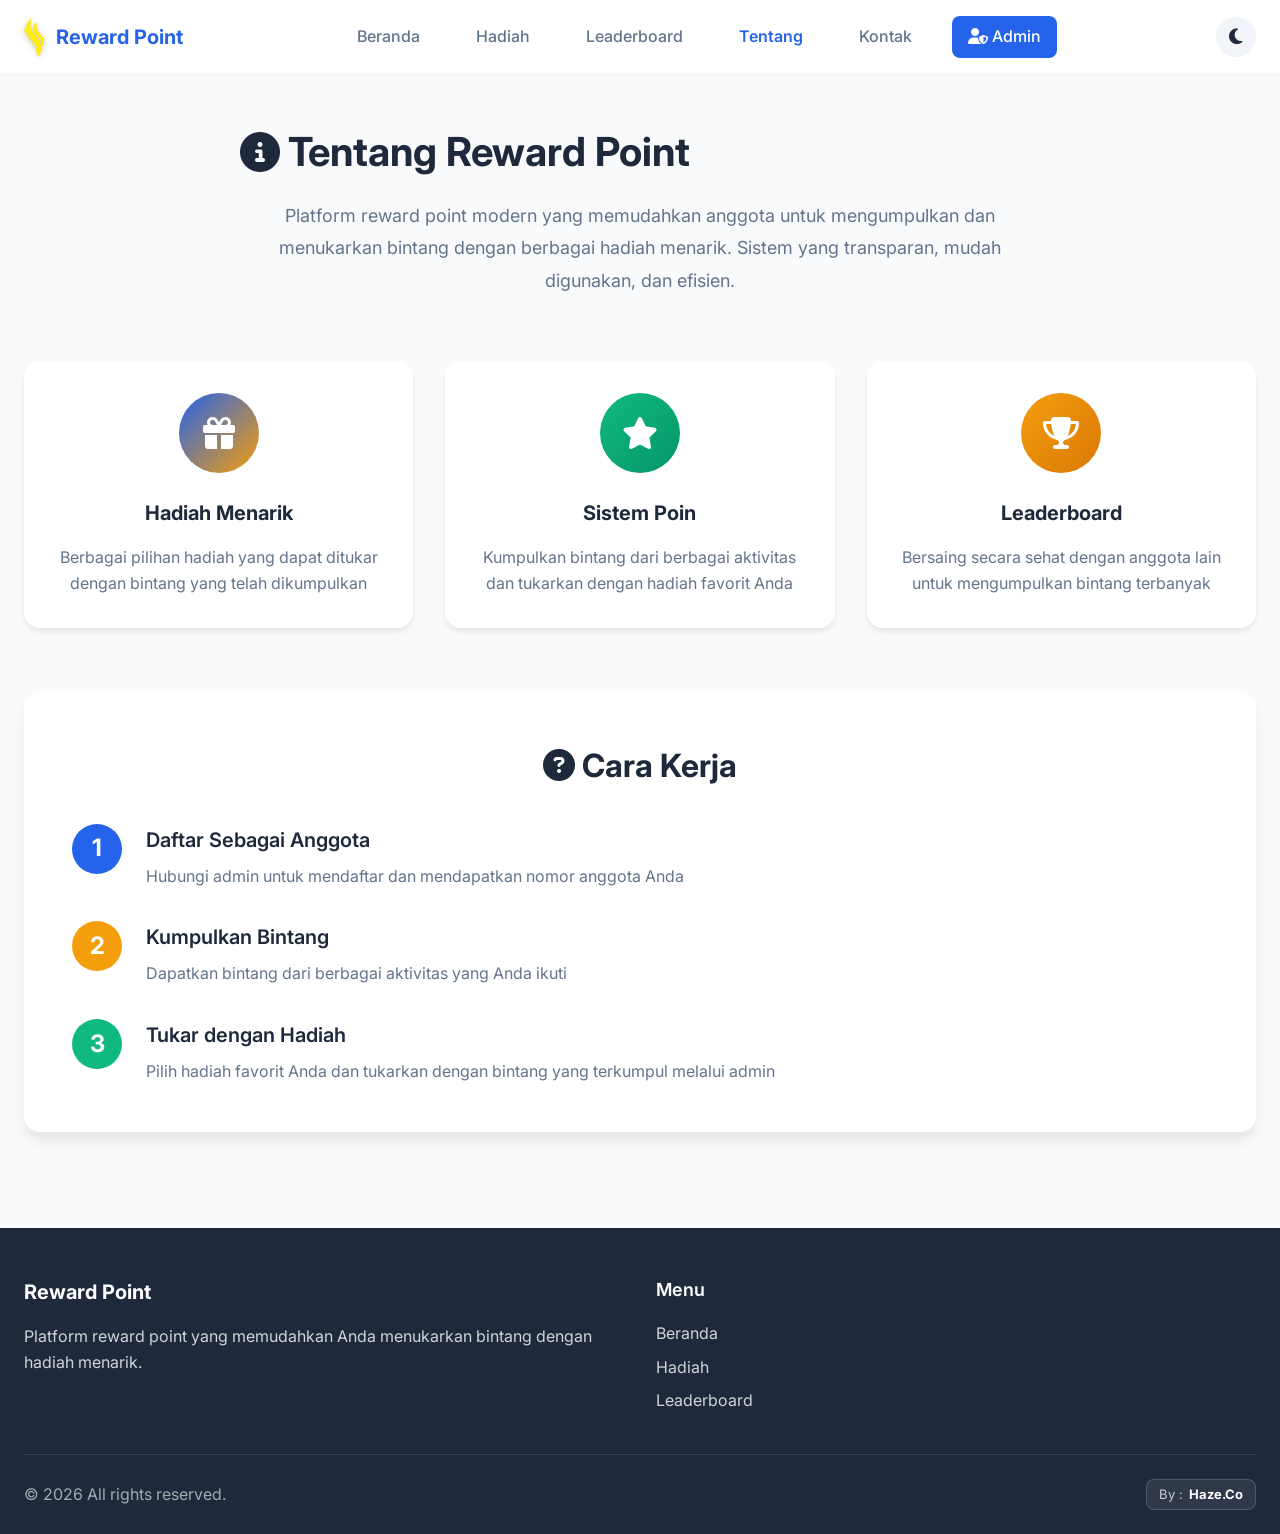
<file: pages/about.html>
<!DOCTYPE html>
<html lang="id">
<head>
    <meta charset="UTF-8">
    <meta name="viewport" content="width=device-width, initial-scale=1.0">
    <title>Tentang Kami - Reward Point</title>
    <link rel="icon" type="image/png" href="../assets/images/favicon.png?v=2">
    <link rel="stylesheet" href="../assets/css/main.css">
    <link rel="stylesheet" href="../assets/css/components.css">
    <link rel="stylesheet" href="../assets/css/responsive.css">
    <link rel="stylesheet" href="https://cdnjs.cloudflare.com/ajax/libs/font-awesome/6.4.0/css/all.min.css">
    <link href="https://fonts.googleapis.com/css2?family=Inter:wght@300;400;500;600;700;800&display=swap" rel="stylesheet">
</head>
<body>
    <nav class="navbar" id="navbar">
        <div class="container">
            <div class="nav-wrapper">
                <a href="../index.html" class="nav-brand">
                    <div class="brand-logo-container">
                        <img src="../assets/images/logo-light.png?v=2" alt="Logo" class="brand-logo logo-light">
                        <img src="../assets/images/logo-dark.png?v=2" alt="Logo" class="brand-logo logo-dark">
                    </div>
                    <span class="nav-title">Reward Point</span>
                </a>
                <div class="nav-menu" id="navMenu">
                    <a href="../index.html" class="nav-link">Beranda</a>
                    <a href="rewards.html" class="nav-link">Hadiah</a>
                    <a href="leaderboard.html" class="nav-link">Leaderboard</a>
                    <a href="about.html" class="nav-link active">Tentang</a>
                    <a href="contact.html" class="nav-link">Kontak</a>
                    <a href="admin/login.html" class="nav-link nav-admin">
                        <i class="fas fa-user-shield"></i> Admin
                    </a>
                </div>
                <div class="nav-actions">
                    <button class="theme-toggle" id="themeToggle"><i class="fas fa-moon"></i></button>
                    <button class="nav-toggle" id="navToggle">
                        <span></span><span></span><span></span>
                    </button>
                </div>
            </div>
        </div>
    </nav>

    <section class="section" style="padding-top: 120px;">
        <div class="container">
            <div style="text-align: center; max-width: 800px; margin: 0 auto 4rem;">
                <h1 class="section-title" style="font-size: 2.5rem; margin-bottom: 1rem;">
                    <i class="fas fa-info-circle"></i> Tentang Reward Point
                </h1>
                <p style="color: var(--color-text-secondary); font-size: 1.125rem; line-height: 1.8;">
                    Platform reward point modern yang memudahkan anggota untuk mengumpulkan dan menukarkan bintang 
                    dengan berbagai hadiah menarik. Sistem yang transparan, mudah digunakan, dan efisien.
                </p>
            </div>

            <div style="display: grid; grid-template-columns: repeat(auto-fit, minmax(300px, 1fr)); gap: 2rem; margin-bottom: 4rem;">
                <div class="card" style="text-align: center; padding: 2rem;">
                    <div style="width: 80px; height: 80px; margin: 0 auto 1.5rem; background: linear-gradient(135deg, var(--color-primary), var(--color-secondary)); 
                               border-radius: 50%; display: flex; align-items: center; justify-content: center; color: white; font-size: 2rem;">
                        <i class="fas fa-gift"></i>
                    </div>
                    <h3 style="font-size: 1.25rem; font-weight: 700; margin-bottom: 1rem;">Hadiah Menarik</h3>
                    <p style="color: var(--color-text-secondary); line-height: 1.6;">
                        Berbagai pilihan hadiah yang dapat ditukar dengan bintang yang telah dikumpulkan
                    </p>
                </div>

                <div class="card" style="text-align: center; padding: 2rem;">
                    <div style="width: 80px; height: 80px; margin: 0 auto 1.5rem; background: linear-gradient(135deg, var(--color-success), #059669); 
                               border-radius: 50%; display: flex; align-items: center; justify-content: center; color: white; font-size: 2rem;">
                        <i class="fas fa-star"></i>
                    </div>
                    <h3 style="font-size: 1.25rem; font-weight: 700; margin-bottom: 1rem;">Sistem Poin</h3>
                    <p style="color: var(--color-text-secondary); line-height: 1.6;">
                        Kumpulkan bintang dari berbagai aktivitas dan tukarkan dengan hadiah favorit Anda
                    </p>
                </div>

                <div class="card" style="text-align: center; padding: 2rem;">
                    <div style="width: 80px; height: 80px; margin: 0 auto 1.5rem; background: linear-gradient(135deg, var(--color-warning), #D97706); 
                               border-radius: 50%; display: flex; align-items: center; justify-content: center; color: white; font-size: 2rem;">
                        <i class="fas fa-trophy"></i>
                    </div>
                    <h3 style="font-size: 1.25rem; font-weight: 700; margin-bottom: 1rem;">Leaderboard</h3>
                    <p style="color: var(--color-text-secondary); line-height: 1.6;">
                        Bersaing secara sehat dengan anggota lain untuk mengumpulkan bintang terbanyak
                    </p>
                </div>
            </div>

            <div style="background: var(--color-card); padding: 3rem; border-radius: 16px; box-shadow: var(--shadow-lg);">
                <h2 style="font-size: 2rem; font-weight: 700; margin-bottom: 2rem; text-align: center;">
                    <i class="fas fa-question-circle"></i> Cara Kerja
                </h2>
                <div style="display: grid; gap: 2rem;">
                    <div style="display: flex; gap: 1.5rem; align-items: start;">
                        <div style="min-width: 50px; height: 50px; background: var(--color-primary); color: white; 
                                   border-radius: 50%; display: flex; align-items: center; justify-content: center; 
                                   font-size: 1.5rem; font-weight: 700;">1</div>
                        <div>
                            <h4 style="font-size: 1.25rem; font-weight: 600; margin-bottom: 0.5rem;">Daftar Sebagai Anggota</h4>
                            <p style="color: var(--color-text-secondary); line-height: 1.6;">
                                Hubungi admin untuk mendaftar dan mendapatkan nomor anggota Anda
                            </p>
                        </div>
                    </div>
                    <div style="display: flex; gap: 1.5rem; align-items: start;">
                        <div style="min-width: 50px; height: 50px; background: var(--color-secondary); color: white; 
                                   border-radius: 50%; display: flex; align-items: center; justify-content: center; 
                                   font-size: 1.5rem; font-weight: 700;">2</div>
                        <div>
                            <h4 style="font-size: 1.25rem; font-weight: 600; margin-bottom: 0.5rem;">Kumpulkan Bintang</h4>
                            <p style="color: var(--color-text-secondary); line-height: 1.6;">
                                Dapatkan bintang dari berbagai aktivitas yang Anda ikuti
                            </p>
                        </div>
                    </div>
                    <div style="display: flex; gap: 1.5rem; align-items: start;">
                        <div style="min-width: 50px; height: 50px; background: var(--color-success); color: white; 
                                   border-radius: 50%; display: flex; align-items: center; justify-content: center; 
                                   font-size: 1.5rem; font-weight: 700;">3</div>
                        <div>
                            <h4 style="font-size: 1.25rem; font-weight: 600; margin-bottom: 0.5rem;">Tukar dengan Hadiah</h4>
                            <p style="color: var(--color-text-secondary); line-height: 1.6;">
                                Pilih hadiah favorit Anda dan tukarkan dengan bintang yang terkumpul melalui admin
                            </p>
                        </div>
                    </div>
                </div>
            </div>
        </div>
    </section>

    <footer class="footer">
        <div class="container">
            <div class="footer-content">
                <div class="footer-section">
                    <h3 class="footer-title">Reward Point</h3>
                    <p class="footer-description">Platform reward point yang memudahkan Anda menukarkan bintang dengan hadiah menarik.</p>
                </div>
                <div class="footer-section">
                    <h4 class="footer-subtitle">Menu</h4>
                    <ul class="footer-links">
                        <li><a href="../index.html">Beranda</a></li>
                        <li><a href="rewards.html">Hadiah</a></li>
                        <li><a href="leaderboard.html">Leaderboard</a></li>
                    </ul>
                </div>
            </div>
            <div class="footer-bottom">
                <p>&copy; 2026 All rights reserved.</p>
                <div class="footer-credit">By : <strong>Haze.Co</strong></div>
            </div>
        </div>
    </footer>

    <button class="back-to-top" id="backToTop"><i class="fas fa-arrow-up"></i></button>

    <script type="module">
        const themeToggle = document.getElementById('themeToggle');
        const navToggle = document.getElementById('navToggle');
        const navMenu = document.getElementById('navMenu');
        const navbar = document.getElementById('navbar');
        const backToTop = document.getElementById('backToTop');

        const theme = localStorage.getItem('theme') || 'light';
        document.documentElement.setAttribute('data-theme', theme);
        themeToggle.querySelector('i').className = theme === 'light' ? 'fas fa-moon' : 'fas fa-sun';

        themeToggle.addEventListener('click', () => {
            const current = document.documentElement.getAttribute('data-theme');
            const newTheme = current === 'light' ? 'dark' : 'light';
            document.documentElement.setAttribute('data-theme', newTheme);
            localStorage.setItem('theme', newTheme);
            themeToggle.querySelector('i').className = newTheme === 'light' ? 'fas fa-moon' : 'fas fa-sun';
        });

        navToggle.addEventListener('click', () => {
            navMenu.classList.toggle('active');
            navToggle.classList.toggle('active');
        });

        window.addEventListener('scroll', () => {
            navbar.classList.toggle('scrolled', window.scrollY > 100);
            backToTop.classList.toggle('show', window.scrollY > 300);
        });

        backToTop.addEventListener('click', () => window.scrollTo({ top: 0, behavior: 'smooth' }));
    </script>
</body>
</html>
</file>
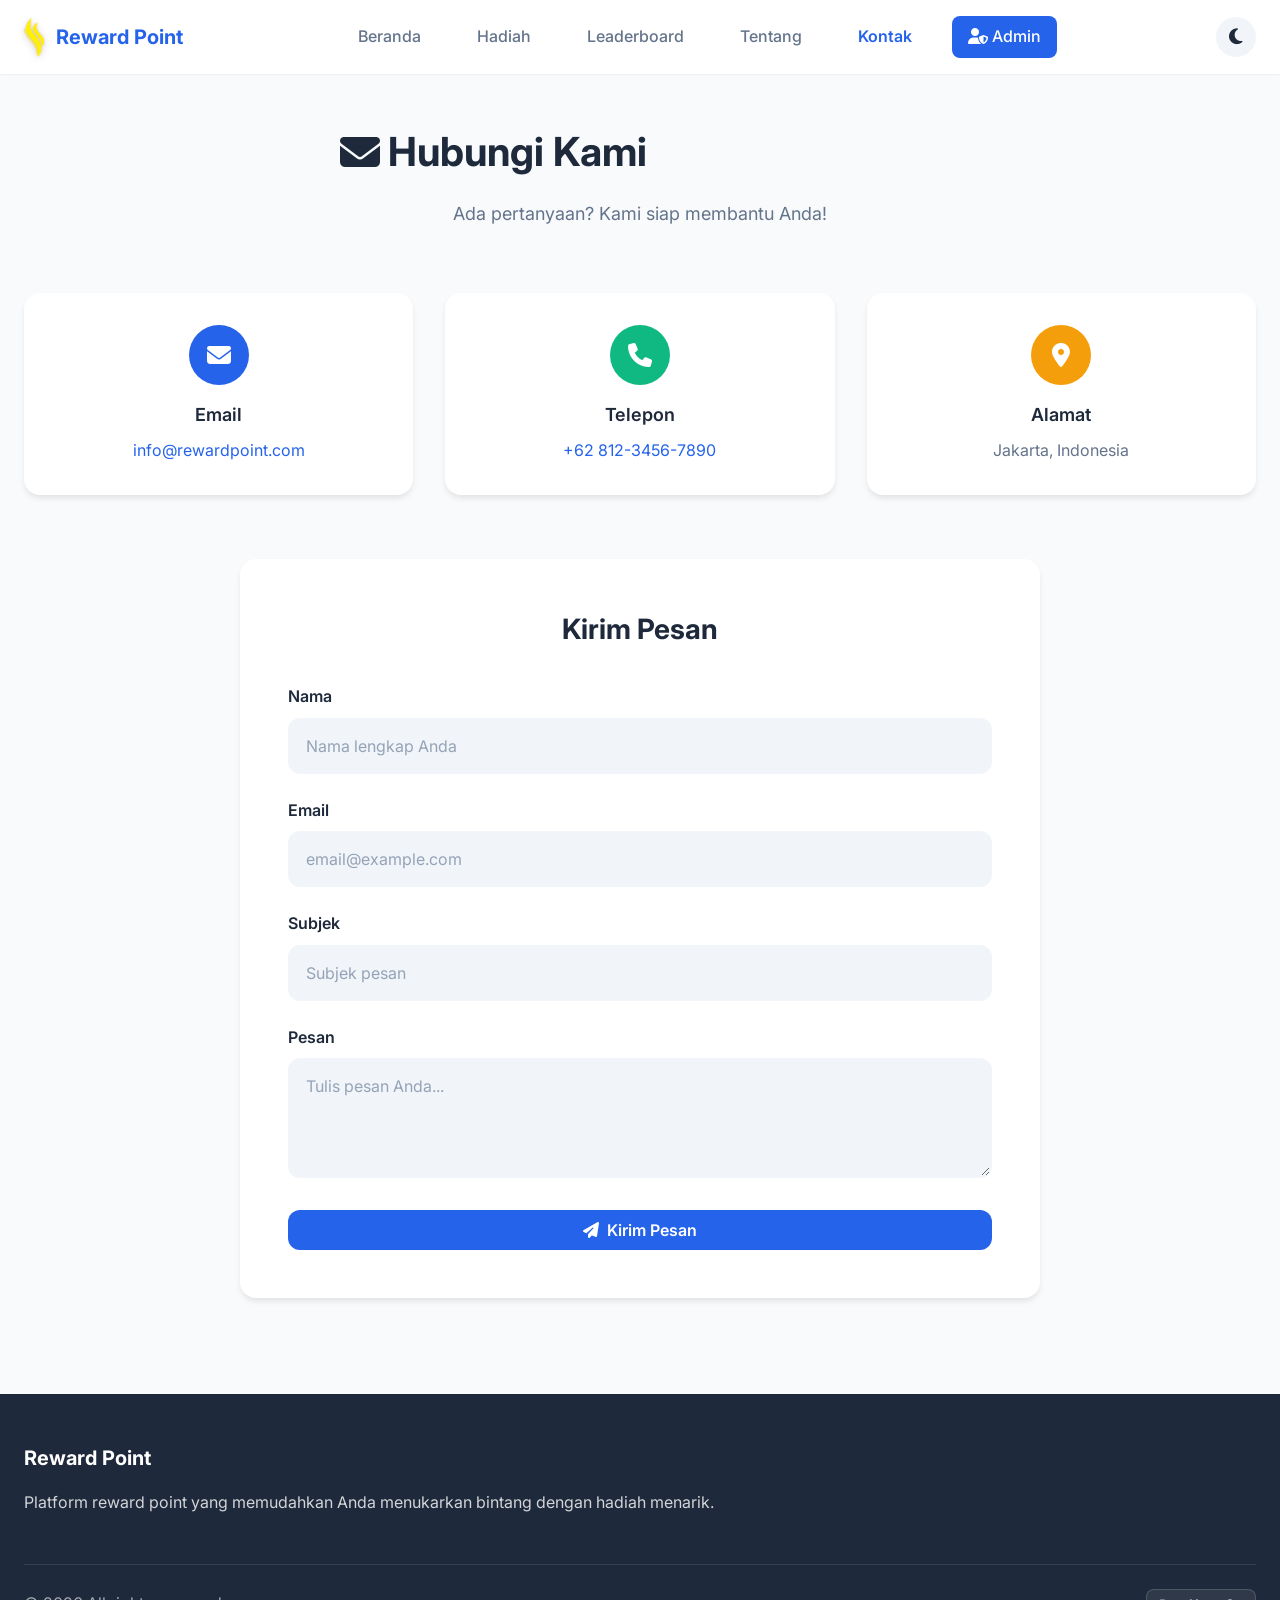
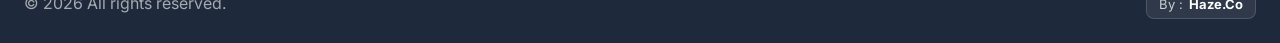
<file: pages/contact.html>
<!DOCTYPE html>
<html lang="id">
<head>
    <meta charset="UTF-8">
    <meta name="viewport" content="width=device-width, initial-scale=1.0">
    <title>Kontak - Reward Point</title>
    <link rel="icon" type="image/png" href="../assets/images/favicon.png?v=2">
    <link rel="stylesheet" href="../assets/css/main.css">
    <link rel="stylesheet" href="../assets/css/components.css">
    <link rel="stylesheet" href="../assets/css/responsive.css">
    <link rel="stylesheet" href="https://cdnjs.cloudflare.com/ajax/libs/font-awesome/6.4.0/css/all.min.css">
    <link href="https://fonts.googleapis.com/css2?family=Inter:wght@300;400;500;600;700;800&display=swap" rel="stylesheet">
</head>
<body>
    <nav class="navbar" id="navbar">
        <div class="container">
            <div class="nav-wrapper">
                <a href="../index.html" class="nav-brand">
                    <div class="brand-logo-container">
                        <img src="../assets/images/logo-light.png?v=2" alt="Logo" class="brand-logo logo-light">
                        <img src="../assets/images/logo-dark.png?v=2" alt="Logo" class="brand-logo logo-dark">
                    </div>
                    <span class="nav-title">Reward Point</span>
                </a>
                <div class="nav-menu" id="navMenu">
                    <a href="../index.html" class="nav-link">Beranda</a>
                    <a href="rewards.html" class="nav-link">Hadiah</a>
                    <a href="leaderboard.html" class="nav-link">Leaderboard</a>
                    <a href="about.html" class="nav-link">Tentang</a>
                    <a href="contact.html" class="nav-link active">Kontak</a>
                    <a href="admin/login.html" class="nav-link nav-admin">
                        <i class="fas fa-user-shield"></i> Admin
                    </a>
                </div>
                <div class="nav-actions">
                    <button class="theme-toggle" id="themeToggle"><i class="fas fa-moon"></i></button>
                    <button class="nav-toggle" id="navToggle">
                        <span></span><span></span><span></span>
                    </button>
                </div>
            </div>
        </div>
    </nav>

    <section class="section" style="padding-top: 120px;">
        <div class="container">
            <div style="text-align: center; max-width: 600px; margin: 0 auto 4rem;">
                <h1 class="section-title" style="font-size: 2.5rem; margin-bottom: 1rem;">
                    <i class="fas fa-envelope"></i> Hubungi Kami
                </h1>
                <p style="color: var(--color-text-secondary); font-size: 1.125rem;">
                    Ada pertanyaan? Kami siap membantu Anda!
                </p>
            </div>

            <div style="display: grid; grid-template-columns: repeat(auto-fit, minmax(280px, 1fr)); gap: 2rem; margin-bottom: 4rem;">
                <div class="card" style="padding: 2rem; text-align: center;">
                    <div style="width: 60px; height: 60px; margin: 0 auto 1rem; background: var(--color-primary); 
                               color: white; border-radius: 50%; display: flex; align-items: center; justify-content: center; font-size: 1.5rem;">
                        <i class="fas fa-envelope"></i>
                    </div>
                    <h3 style="font-size: 1.125rem; font-weight: 600; margin-bottom: 0.5rem;">Email</h3>
                    <a href="mailto:info@rewardpoint.com" style="color: var(--color-primary); text-decoration: none;">
                        info@rewardpoint.com
                    </a>
                </div>

                <div class="card" style="padding: 2rem; text-align: center;">
                    <div style="width: 60px; height: 60px; margin: 0 auto 1rem; background: var(--color-success); 
                               color: white; border-radius: 50%; display: flex; align-items: center; justify-content: center; font-size: 1.5rem;">
                        <i class="fas fa-phone"></i>
                    </div>
                    <h3 style="font-size: 1.125rem; font-weight: 600; margin-bottom: 0.5rem;">Telepon</h3>
                    <a href="tel:+6281234567890" style="color: var(--color-primary); text-decoration: none;">
                        +62 812-3456-7890
                    </a>
                </div>

                <div class="card" style="padding: 2rem; text-align: center;">
                    <div style="width: 60px; height: 60px; margin: 0 auto 1rem; background: var(--color-secondary); 
                               color: white; border-radius: 50%; display: flex; align-items: center; justify-content: center; font-size: 1.5rem;">
                        <i class="fas fa-map-marker-alt"></i>
                    </div>
                    <h3 style="font-size: 1.125rem; font-weight: 600; margin-bottom: 0.5rem;">Alamat</h3>
                    <p style="color: var(--color-text-secondary); margin: 0;">Jakarta, Indonesia</p>
                </div>
            </div>

            <div style="max-width: 800px; margin: 0 auto;">
                <div class="card" style="padding: 3rem;">
                    <h2 style="font-size: 1.75rem; font-weight: 700; margin-bottom: 2rem; text-align: center;">
                        Kirim Pesan
                    </h2>
                    <form id="contactForm">
                        <div class="form-group">
                            <label class="form-label">Nama</label>
                            <input type="text" class="form-control" placeholder="Nama lengkap Anda" required>
                        </div>
                        <div class="form-group">
                            <label class="form-label">Email</label>
                            <input type="email" class="form-control" placeholder="email@example.com" required>
                        </div>
                        <div class="form-group">
                            <label class="form-label">Subjek</label>
                            <input type="text" class="form-control" placeholder="Subjek pesan" required>
                        </div>
                        <div class="form-group">
                            <label class="form-label">Pesan</label>
                            <textarea class="form-control" placeholder="Tulis pesan Anda..." required></textarea>
                        </div>
                        <button type="submit" class="btn btn-primary" style="width: 100%;">
                            <i class="fas fa-paper-plane"></i> Kirim Pesan
                        </button>
                    </form>
                </div>
            </div>
        </div>
    </section>

    <footer class="footer">
        <div class="container">
            <div class="footer-content">
                <div class="footer-section">
                    <h3 class="footer-title">Reward Point</h3>
                    <p class="footer-description">Platform reward point yang memudahkan Anda menukarkan bintang dengan hadiah menarik.</p>
                </div>
            </div>
            <div class="footer-bottom">
                <p>&copy; 2026 All rights reserved.</p>
                <div class="footer-credit">By : <strong>Haze.Co</strong></div>
            </div>
        </div>
    </footer>

    <button class="back-to-top" id="backToTop"><i class="fas fa-arrow-up"></i></button>

    <script type="module">
        import { showToast } from '../js/utils/helpers.js';

        const themeToggle = document.getElementById('themeToggle');
        const navToggle = document.getElementById('navToggle');
        const navMenu = document.getElementById('navMenu');
        const navbar = document.getElementById('navbar');
        const backToTop = document.getElementById('backToTop');
        const contactForm = document.getElementById('contactForm');

        const theme = localStorage.getItem('theme') || 'light';
        document.documentElement.setAttribute('data-theme', theme);
        themeToggle.querySelector('i').className = theme === 'light' ? 'fas fa-moon' : 'fas fa-sun';

        themeToggle.addEventListener('click', () => {
            const current = document.documentElement.getAttribute('data-theme');
            const newTheme = current === 'light' ? 'dark' : 'light';
            document.documentElement.setAttribute('data-theme', newTheme);
            localStorage.setItem('theme', newTheme);
            themeToggle.querySelector('i').className = newTheme === 'light' ? 'fas fa-moon' : 'fas fa-sun';
        });

        navToggle.addEventListener('click', () => {
            navMenu.classList.toggle('active');
            navToggle.classList.toggle('active');
        });

        window.addEventListener('scroll', () => {
            navbar.classList.toggle('scrolled', window.scrollY > 100);
            backToTop.classList.toggle('show', window.scrollY > 300);
        });

        backToTop.addEventListener('click', () => window.scrollTo({ top: 0, behavior: 'smooth' }));

        contactForm.addEventListener('submit', (e) => {
            e.preventDefault();
            showToast('Terima kasih! Pesan Anda telah dikirim.', 'success');
            contactForm.reset();
        });
    </script>
</body>
</html>
</file>
<file: assets/css/main.css>
/* ============================================
   REWARD POINT - MAIN STYLESHEET
   Modern, Clean, and Responsive CSS
   ============================================ */

/* ============================================
   CSS VARIABLES
   ============================================ */
:root {
    /* Colors */
    --color-primary: #2563EB;
    --color-primary-dark: #1E40AF;
    --color-primary-light: #3B82F6;
    --color-secondary: #F59E0B;
    --color-secondary-dark: #D97706;
    --color-success: #10B981;
    --color-danger: #EF4444;
    --color-warning: #F59E0B;
    --color-info: #3B82F6;
    
    /* Background Colors */
    --color-bg: #F8FAFC;
    --color-bg-alt: #F1F5F9;
    --color-card: #FFFFFF;
    --color-card-hover: #F8FAFC;
    
    /* Text Colors */
    --color-text-primary: #1E293B;
    --color-text-secondary: #64748B;
    --color-text-muted: #94A3B8;
    
    /* Border & Shadow */
    --border-radius: 12px;
    --border-radius-sm: 8px;
    --border-radius-lg: 16px;
    --shadow-sm: 0 1px 2px rgba(0, 0, 0, 0.05);
    --shadow-md: 0 4px 6px -1px rgba(0, 0, 0, 0.1);
    --shadow-lg: 0 10px 15px -3px rgba(0, 0, 0, 0.1);
    --shadow-xl: 0 20px 25px -5px rgba(0, 0, 0, 0.1);
    
    /* Spacing */
    --spacing-xs: 0.25rem;
    --spacing-sm: 0.5rem;
    --spacing-md: 1rem;
    --spacing-lg: 1.5rem;
    --spacing-xl: 2rem;
    --spacing-2xl: 3rem;
    
    /* Typography */
    --font-family: 'Inter', -apple-system, BlinkMacSystemFont, 'Segoe UI', sans-serif;
    --font-size-xs: 0.75rem;
    --font-size-sm: 0.875rem;
    --font-size-base: 1rem;
    --font-size-lg: 1.125rem;
    --font-size-xl: 1.25rem;
    --font-size-2xl: 1.5rem;
    --font-size-3xl: 1.875rem;
    --font-size-4xl: 2.25rem;
    
    /* Transitions */
    --transition: all 0.3s cubic-bezier(0.4, 0, 0.2, 1);
    --transition-fast: all 0.15s ease;
}

/* Dark Mode Variables */
[data-theme="dark"] {
    --color-bg: #0F172A;
    --color-bg-alt: #1E293B;
    --color-card: #1E293B;
    --color-card-hover: #334155;
    --color-text-primary: #F1F5F9;
    --color-text-secondary: #CBD5E1;
    --color-text-muted: #94A3B8;
}

/* ============================================
   RESET & BASE STYLES
   ============================================ */
*, *::before, *::after {
    margin: 0;
    padding: 0;
    box-sizing: border-box;
}

html {
    scroll-behavior: smooth;
    -webkit-font-smoothing: antialiased;
    -moz-osx-font-smoothing: grayscale;
}

body {
    font-family: var(--font-family);
    font-size: var(--font-size-base);
    line-height: 1.6;
    color: var(--color-text-primary);
    background-color: var(--color-bg);
    transition: var(--transition);
    overflow-x: hidden;
}

img {
    max-width: 100%;
    height: auto;
    display: block;
}

a {
    text-decoration: none;
    color: inherit;
    transition: var(--transition-fast);
}

button {
    font-family: inherit;
    border: none;
    cursor: pointer;
    transition: var(--transition-fast);
}

input, textarea, select {
    font-family: inherit;
    font-size: inherit;
    border: none;
    outline: none;
}

/* ============================================
   CONTAINER & LAYOUT
   ============================================ */
.container {
    width: 100%;
    max-width: 1400px; /* Lebih lebar untuk muat 5 kartu kecil */
    margin: 0 auto;
    padding: 0 var(--spacing-lg);
}

.section {
    padding: var(--spacing-2xl) 0;
}

.section-alt {
    background-color: var(--color-bg-alt);
}

.section-header {
    display: flex;
    justify-content: space-between;
    align-items: center;
    margin-bottom: var(--spacing-xl);
    flex-wrap: wrap;
    gap: var(--spacing-md);
}

.section-title {
    font-size: var(--font-size-3xl);
    font-weight: 700;
    color: var(--color-text-primary);
    display: flex;
    align-items: center;
    gap: var(--spacing-sm);
}

.text-center {
    text-align: center;
}

/* ============================================
   GRADIENT TEXT
   ============================================ */
.gradient-text {
    background: linear-gradient(135deg, var(--color-primary) 0%, var(--color-secondary) 100%);
    -webkit-background-clip: text;
    -webkit-text-fill-color: transparent;
    background-clip: text;
}

/* ============================================
   BUTTONS
   ============================================ */
.btn {
    display: inline-flex;
    align-items: center;
    justify-content: center;
    gap: var(--spacing-sm);
    padding: var(--spacing-sm) var(--spacing-lg);
    border-radius: var(--border-radius);
    font-weight: 600;
    font-size: var(--font-size-base);
    transition: var(--transition-fast);
    cursor: pointer;
    border: 2px solid transparent;
    text-align: center;
}

.btn-primary {
    background: var(--color-primary);
    color: white;
}

.btn-primary:hover {
    background: var(--color-primary-dark);
    transform: translateY(-2px);
    box-shadow: var(--shadow-lg);
}

.btn-secondary {
    background: var(--color-secondary);
    color: white;
}

.btn-secondary:hover {
    background: var(--color-secondary-dark);
}

.btn-outline {
    background: transparent;
    border-color: var(--color-primary);
    color: var(--color-primary);
}

.btn-outline:hover {
    background: var(--color-primary);
    color: white;
}

.btn-lg {
    padding: var(--spacing-md) var(--spacing-xl);
    font-size: var(--font-size-lg);
}

.btn-sm {
    padding: var(--spacing-xs) var(--spacing-md);
    font-size: var(--font-size-sm);
}

/* ============================================
   NAVBAR
   ============================================ */
.navbar {
    position: fixed;
    top: 0;
    left: 0;
    right: 0;
    z-index: 1000;
    background: rgba(255, 255, 255, 0.95);
    backdrop-filter: blur(10px);
    box-shadow: var(--shadow-sm);
    transition: var(--transition);
}

[data-theme="dark"] .navbar {
    background: rgba(15, 23, 42, 0.95);
}

.navbar.scrolled {
    box-shadow: var(--shadow-md);
}

.nav-wrapper {
    display: flex;
    align-items: center;
    justify-content: space-between;
    padding: var(--spacing-md) 0;
}

.nav-brand {
    display: flex;
    align-items: center;
    gap: 12px;
}

.nav-logo {
    height: 40px;
    width: auto;
    object-fit: contain;
    transition: transform 0.25s ease, filter 0.25s ease;
}

[data-theme="dark"] .nav-logo {
    filter: drop-shadow(0 0 6px rgba(255, 255, 255, 0.35)) drop-shadow(0 0 14px rgba(239, 68, 68, 0.4));
}

.nav-title {
    font-size: var(--font-size-xl);
    font-weight: 700;
    color: var(--color-primary);
}

.nav-menu {
    display: flex;
    align-items: center;
    gap: var(--spacing-lg);
}

.nav-link {
    color: var(--color-text-secondary);
    font-weight: 500;
    padding: var(--spacing-sm) var(--spacing-md);
    border-radius: var(--border-radius-sm);
    transition: var(--transition-fast);
}

.nav-link:hover {
    color: var(--color-primary);
    background: var(--color-bg-alt);
}

.nav-link.active {
    color: var(--color-primary);
    font-weight: 600;
}

.nav-admin {
    background: var(--color-primary);
    color: white !important;
}

.nav-admin:hover {
    background: var(--color-primary-dark);
}

.nav-actions {
    display: flex;
    align-items: center;
    gap: var(--spacing-md);
}

.theme-toggle {
    width: 40px;
    height: 40px;
    border-radius: 50%;
    background: var(--color-bg-alt);
    color: var(--color-text-primary);
    display: flex;
    align-items: center;
    justify-content: center;
    font-size: var(--font-size-lg);
}

.theme-toggle:hover {
    background: var(--color-primary);
    color: white;
}

.nav-toggle {
    display: none;
    flex-direction: column;
    gap: 4px;
    background: transparent;
    padding: var(--spacing-sm);
}

.nav-toggle span {
    width: 25px;
    height: 3px;
    background: var(--color-text-primary);
    border-radius: 3px;
    transition: var(--transition-fast);
}

/* ============================================
   HERO SECTION
   ============================================ */
.hero {
    position: relative;
    min-height: 100vh;
    display: flex;
    align-items: center;
    justify-content: center;
    padding-top: 80px;
    overflow: hidden;
}

.hero-background {
    position: absolute;
    top: 0;
    left: 0;
    right: 0;
    bottom: 0;
    background: linear-gradient(135deg, var(--color-primary) 0%, var(--color-secondary) 100%);
    opacity: 0.1;
    z-index: -1;
}

[data-theme="dark"] .hero-background {
    opacity: 0.2;
}

.hero-content {
    text-align: center;
    max-width: 800px;
    margin: 0 auto;
    padding: var(--spacing-2xl) 0;
}

.hero-title {
    font-size: var(--font-size-4xl);
    font-weight: 800;
    line-height: 1.2;
    margin-bottom: var(--spacing-lg);
    color: var(--color-text-primary);
}

.hero-description {
    font-size: var(--font-size-xl);
    color: var(--color-text-secondary);
    margin-bottom: var(--spacing-xl);
}

.hero-buttons {
    display: flex;
    gap: var(--spacing-md);
    justify-content: center;
    flex-wrap: wrap;
}

/* ============================================
   STATS SECTION
   ============================================ */
.stats-section {
    padding: var(--spacing-2xl) 0;
    position: relative;
    z-index: 10;
}

.stats-grid {
    display: grid;
    grid-template-columns: repeat(auto-fit, minmax(220px, 1fr));
    gap: var(--spacing-lg);
}

.stat-card {
    background: var(--color-card);
    border-radius: var(--border-radius-lg);
    padding: var(--spacing-xl);
    display: flex;
    align-items: center;
    gap: var(--spacing-lg);
    box-shadow: var(--shadow-lg);
    transition: var(--transition);
}

.stat-card:hover {
    transform: translateY(-5px);
    box-shadow: var(--shadow-xl);
}

.stat-icon {
    width: 60px;
    height: 60px;
    border-radius: var(--border-radius);
    display: flex;
    align-items: center;
    justify-content: center;
    font-size: var(--font-size-2xl);
    color: white;
}

.stat-icon.primary { background: var(--color-primary); }
.stat-icon.secondary { background: var(--color-secondary); }
.stat-icon.success { background: var(--color-success); }
.stat-icon.warning { background: var(--color-warning); }

.stat-info {
    flex: 1;
}

.stat-number {
    font-size: var(--font-size-3xl);
    font-weight: 700;
    color: var(--color-text-primary);
    margin-bottom: var(--spacing-xs);
}

.stat-label {
    font-size: var(--font-size-sm);
    color: var(--color-text-secondary);
}

/* ============================================
   CARDS
   ============================================ */
.leaderboard-grid {
    display: grid;
    grid-template-columns: repeat(auto-fill, minmax(280px, 1fr));
    gap: var(--spacing-lg);
}

/* Grid rewards khusus untuk homepage - 5 kolom kecil-kecil */
.rewards-grid {
    display: grid !important;
    grid-template-columns: repeat(auto-fill, minmax(210px, 240px)) !important; /* Card max 240px, tidak lebar */
    gap: 8px !important; /* Jarak RAPAT - horizontal dan vertical */
    column-gap: 8px !important;
    row-gap: 8px !important;
    max-width: 100%;
    justify-content: start; /* Align ke kiri */
}

/* Responsive untuk tablet - 4 kolom */
@media (max-width: 1200px) {
    .rewards-grid {
        grid-template-columns: repeat(auto-fill, minmax(200px, 1fr)) !important;
        gap: 8px !important;
        column-gap: 8px !important;
        row-gap: 8px !important;
    }
}

/* Responsive untuk tablet kecil - 3 kolom */
@media (max-width: 900px) {
    .rewards-grid {
        grid-template-columns: repeat(3, 1fr) !important;
        gap: 8px !important;
        column-gap: 8px !important;
        row-gap: 8px !important;
    }
}

/* Responsive untuk mobile - 2 kolom */
@media (max-width: 640px) {
    .rewards-grid {
        grid-template-columns: repeat(2, 1fr) !important;
        gap: 6px !important;
        column-gap: 6px !important;
        row-gap: 6px !important;
    }
}

.card {
    background: var(--color-card);
    border-radius: var(--border-radius-lg);
    padding: var(--spacing-lg);
    box-shadow: var(--shadow-md);
    transition: var(--transition);
}

.card:hover {
    transform: translateY(-5px);
    box-shadow: var(--shadow-xl);
}

/* ============================================
   FOOTER
   ============================================ */
.footer {
    background: var(--color-text-primary);
    color: white;
    padding: var(--spacing-2xl) 0 var(--spacing-lg);
    margin-top: var(--spacing-2xl);
}

[data-theme="dark"] .footer {
    background: var(--color-bg-alt);
}

.footer-content {
    display: grid;
    grid-template-columns: repeat(auto-fit, minmax(250px, 1fr));
    gap: var(--spacing-xl);
    margin-bottom: var(--spacing-xl);
}

.footer-title {
    font-size: var(--font-size-xl);
    font-weight: 700;
    margin-bottom: var(--spacing-md);
}

.footer-subtitle {
    font-size: var(--font-size-lg);
    font-weight: 600;
    margin-bottom: var(--spacing-md);
}

.footer-description {
    color: rgba(255, 255, 255, 0.8);
    margin-bottom: var(--spacing-md);
}

.footer-links {
    list-style: none;
}

.footer-links li {
    margin-bottom: var(--spacing-sm);
}

.footer-links a,
.footer-links li {
    color: rgba(255, 255, 255, 0.8);
    transition: var(--transition-fast);
}

.footer-links a:hover {
    color: white;
}

.social-links {
    display: flex;
    gap: var(--spacing-md);
}

.social-link {
    width: 40px;
    height: 40px;
    border-radius: 50%;
    background: rgba(255, 255, 255, 0.1);
    display: flex;
    align-items: center;
    justify-content: center;
    color: white;
}

.social-link:hover {
    background: var(--color-primary);
}

.footer-bottom {
    display: flex;
    justify-content: space-between;
    align-items: center;
    flex-wrap: wrap;
    gap: 12px;
    padding-top: var(--spacing-lg);
    border-top: 1px solid rgba(255, 255, 255, 0.1);
    color: rgba(255, 255, 255, 0.6);
}

.footer-bottom .footer-credit {
    display: inline-flex;
    align-items: center;
    gap: 6px;
    font-size: 13px;
    color: rgba(255, 255, 255, 0.75);
    background: rgba(255, 255, 255, 0.08);
    border: 1px solid rgba(255, 255, 255, 0.15);
    padding: 4px 12px;
    border-radius: 8px;
}

.footer-bottom .footer-credit strong {
    color: #ffffff;
    font-weight: 700;
}

@media (max-width: 768px) {
    .footer-bottom {
        flex-direction: column;
        justify-content: center;
        text-align: center;
    }
}


/* ============================================
   BACK TO TOP
   ============================================ */
.back-to-top {
    position: fixed;
    bottom: 30px;
    right: 30px;
    width: 50px;
    height: 50px;
    border-radius: 50%;
    background: var(--color-primary);
    color: white;
    display: flex;
    align-items: center;
    justify-content: center;
    font-size: var(--font-size-xl);
    opacity: 0;
    visibility: hidden;
    transition: var(--transition);
    z-index: 999;
}

.back-to-top.show {
    opacity: 1;
    visibility: visible;
}

.back-to-top:hover {
    background: var(--color-primary-dark);
    transform: translateY(-5px);
}

/* ============================================
   LOADING SKELETON
   ============================================ */
.skeleton-card {
    background: var(--color-card);
    border-radius: var(--border-radius-lg);
    padding: var(--spacing-lg);
    box-shadow: var(--shadow-md);
    animation: skeleton-loading 1s infinite;
}

@keyframes skeleton-loading {
    0%, 100% { opacity: 1; }
    50% { opacity: 0.5; }
}


/* ============================================
   LEADERBOARD GRID - SIMPLE
   ============================================ */
.leaderboard-grid {
    display: grid;
    grid-template-columns: 1fr;
    gap: var(--spacing-md);
    max-width: 800px;
    margin: 0 auto;
}

@media (max-width: 768px) {
    .leaderboard-grid {
        gap: var(--spacing-sm);
    }
}
</file>
<file: assets/css/components.css>
/* ============================================
   REWARD POINT - COMPONENTS STYLESHEET
   Reusable UI Components
   ============================================ */

/* ============================================
   BRAND LOGO - LIGHT & DARK TREATMENT
   ============================================ */
.brand-logo-container {
    display: inline-flex;
    align-items: center;
    justify-content: center;
    position: relative;
    line-height: 1;
    flex-shrink: 0;
}

.brand-logo {
    height: 38px;
    width: auto;
    object-fit: contain;
    transition: transform 0.25s cubic-bezier(0.4, 0, 0.2, 1), filter 0.25s ease;
    vertical-align: middle;
}

.brand-logo.logo-dark {
    display: none !important;
}

.brand-logo.logo-light {
    display: inline-block !important;
    filter: drop-shadow(0 2px 4px rgba(0, 0, 0, 0.15)) drop-shadow(0 0 1px rgba(180, 83, 9, 0.3));
}

.sidebar-brand:hover .brand-logo.logo-light,
.header-brand:hover .brand-logo.logo-light,
.nav-brand:hover .brand-logo.logo-light,
.brand-logo-container:hover .brand-logo.logo-light {
    transform: scale(1.08);
    filter: drop-shadow(0 4px 10px rgba(0, 0, 0, 0.22)) drop-shadow(0 0 2px rgba(180, 83, 9, 0.4));
}

/* Dark Mode Logo Treatment */
[data-theme="dark"] .brand-logo.logo-light {
    display: none !important;
}

[data-theme="dark"] .brand-logo.logo-dark {
    display: inline-block !important;
    filter: drop-shadow(0 0 6px rgba(255, 240, 0, 0.55)) drop-shadow(0 0 14px rgba(245, 158, 11, 0.4));
}

[data-theme="dark"] .sidebar-brand:hover .brand-logo.logo-dark,
[data-theme="dark"] .header-brand:hover .brand-logo.logo-dark,
[data-theme="dark"] .nav-brand:hover .brand-logo.logo-dark,
[data-theme="dark"] .brand-logo-container:hover .brand-logo.logo-dark {
    transform: scale(1.08);
    filter: drop-shadow(0 0 10px rgba(255, 240, 0, 0.8)) drop-shadow(0 0 22px rgba(245, 158, 11, 0.65));
}

.sidebar-brand {
    display: flex;
    align-items: center;
    gap: 12px;
}

.sidebar-brand .brand-logo {
    height: 32px;
}

/* ============================================
   MEMBER CARD (Leaderboard) - SIMPLE & MODERN
   ============================================ */
.member-card {
    background: var(--color-card);
    border-radius: var(--border-radius);
    padding: var(--spacing-lg);
    display: flex;
    align-items: center;
    gap: var(--spacing-md);
    box-shadow: var(--shadow-sm);
    transition: var(--transition);
    position: relative;
    border: 1px solid var(--color-bg-alt);
}

.member-card:hover {
    transform: translateY(-3px);
    box-shadow: var(--shadow-md);
    border-color: var(--color-primary);
}

.member-rank {
    font-size: var(--font-size-2xl);
    font-weight: 700;
    color: var(--color-text-secondary);
    min-width: 50px;
    text-align: center;
}

.member-rank.rank-1 { 
    color: #FFD700;
    font-size: var(--font-size-3xl);
}
.member-rank.rank-2 { 
    color: #C0C0C0;
    font-size: var(--font-size-3xl);
}
.member-rank.rank-3 { 
    color: #CD7F32;
    font-size: var(--font-size-3xl);
}

.member-avatar {
    width: 60px;
    height: 60px;
    border-radius: 50%;
    object-fit: cover;
    border: 3px solid var(--color-bg-alt);
    flex-shrink: 0;
}

.member-card.rank-1 .member-avatar {
    border-color: #FFD700;
}

.member-card.rank-2 .member-avatar {
    border-color: #C0C0C0;
}

.member-card.rank-3 .member-avatar {
    border-color: #CD7F32;
}

.member-info {
    flex: 1;
    min-width: 0; /* Untuk text truncate */
}

.member-name {
    font-size: var(--font-size-base);
    font-weight: 600;
    color: var(--color-text-primary);
    margin-bottom: 4px;
    overflow: hidden;
    text-overflow: ellipsis;
    white-space: nowrap;
}

.member-number {
    font-size: var(--font-size-xs);
    color: var(--color-text-muted);
    margin-bottom: var(--spacing-xs);
}

.member-points {
    display: inline-flex;
    align-items: center;
    gap: 6px;
    padding: 6px 12px;
    background: linear-gradient(135deg, #FEF3C7 0%, #FDE68A 100%);
    border-radius: 20px;
    font-size: var(--font-size-sm);
    font-weight: 600;
    color: #D97706;
}

.member-points i {
    color: #F59E0B;
    font-size: var(--font-size-base);
}

/* Responsive Leaderboard */
@media (max-width: 768px) {
    .member-card {
        padding: var(--spacing-md);
        gap: var(--spacing-sm);
    }
    
    .member-rank {
        font-size: var(--font-size-xl);
        min-width: 40px;
    }
    
    .member-rank.rank-1,
    .member-rank.rank-2,
    .member-rank.rank-3 {
        font-size: var(--font-size-2xl);
    }
    
    .member-avatar {
        width: 50px;
        height: 50px;
        border-width: 2px;
    }
    
    .member-name {
        font-size: var(--font-size-sm);
    }
    
    .member-number {
        font-size: 0.7rem;
    }
    
    .member-points {
        padding: 4px 10px;
        font-size: 0.75rem;
        gap: 4px;
    }
    
    .member-points i {
        font-size: var(--font-size-sm);
    }
}

/* ============================================
   REWARD CARD - TOKOPEDIA STYLE
   ============================================ */
.reward-card {
    background: var(--color-card);
    border-radius: var(--border-radius);
    overflow: hidden;
    box-shadow: var(--shadow-sm);
    transition: var(--transition);
    position: relative;
    display: flex;
    flex-direction: column;
    height: 100%; /* Semua card tinggi sama */
    border: 1px solid var(--color-bg-alt);
    max-width: 240px; /* Maksimal lebar kartu */
    width: 100%;
}

.reward-card:hover {
    box-shadow: var(--shadow-md);
    border-color: var(--color-primary);
    transform: translateY(-4px);
}

/* Container gambar - tinggi lebih tinggi untuk portrait style */
.reward-image-container {
    width: 100%;
    height: 220px; /* Lebih tinggi untuk portrait style */
    background: #FFFFFF; /* Background putih seperti Tokopedia */
    display: flex;
    align-items: center;
    justify-content: center;
    overflow: hidden;
    position: relative;
    padding: var(--spacing-lg);
}

[data-theme="dark"] .reward-image-container {
    background: var(--color-bg-alt);
}

/* Gambar produk - object-fit contain agar tidak kepotong */
.reward-image {
    max-width: 100%;
    max-height: 100%;
    width: auto;
    height: auto;
    object-fit: contain; /* Gambar utuh, proporsional */
    object-position: center; /* Posisi di tengah */
}

/* Badge stok habis - posisi absolute di atas gambar */
.reward-badge {
    position: absolute;
    top: var(--spacing-sm);
    right: var(--spacing-sm);
    background: rgba(0, 0, 0, 0.7);
    color: white;
    padding: 4px var(--spacing-sm);
    border-radius: var(--border-radius-sm);
    font-size: 0.65rem;
    font-weight: 600;
    backdrop-filter: blur(10px);
    z-index: 10;
}

.reward-badge.out-of-stock {
    background: rgba(239, 68, 68, 0.9);
}

/* Content area - flex grow agar mengisi ruang */
.reward-content {
    padding: var(--spacing-sm) var(--spacing-md);
    display: flex;
    flex-direction: column;
    flex: 1; /* Mengisi sisa ruang */
    gap: var(--spacing-xs);
}

/* Kategori badge */
.reward-category {
    display: inline-flex;
    align-items: center;
    gap: 4px;
    padding: 4px var(--spacing-sm);
    background: var(--color-bg-alt);
    color: var(--color-text-secondary);
    border-radius: var(--border-radius-sm);
    font-size: 0.7rem;
    font-weight: 600;
    width: fit-content;
}

/* Judul produk - max 2 baris */
.reward-title {
    font-size: var(--font-size-base);
    font-weight: 600;
    color: var(--color-text-primary);
    margin: var(--spacing-xs) 0;
    display: -webkit-box;
    -webkit-line-clamp: 2;
    -webkit-box-orient: vertical;
    overflow: hidden;
    line-height: 1.4;
    min-height: 2.8em; /* 2 baris minimum */
}

/* Footer card - points dan stock dengan background lengkung */
.reward-footer {
    display: flex;
    justify-content: space-between;
    align-items: center;
    margin-top: auto; /* Push ke bawah */
    padding: var(--spacing-md);
    margin: var(--spacing-sm) calc(-1 * var(--spacing-md)) calc(-1 * var(--spacing-md)); /* Extend ke samping dan bawah */
    background: linear-gradient(135deg, #FEF3C7 0%, #FDE68A 100%); /* Background kuning lengkung */
    border-radius: 0 0 var(--border-radius) var(--border-radius); /* Lengkung di bawah */
    position: relative;
}

.reward-footer::before {
    content: '';
    position: absolute;
    top: -20px;
    left: 0;
    right: 0;
    height: 20px;
    background: linear-gradient(135deg, #FEF3C7 0%, #FDE68A 100%);
    border-radius: 50% 50% 0 0 / 20px 20px 0 0; /* Lengkung atas seperti gelombang */
}

/* Harga dalam bintang dengan style */
.reward-points {
    display: flex;
    align-items: center;
    gap: var(--spacing-xs);
    font-size: var(--font-size-lg);
    font-weight: 700;
    color: #D97706; /* Warna coklat/orange untuk kontras dengan background kuning */
    z-index: 1;
    position: relative;
}

.reward-points i {
    color: #F59E0B; /* Icon bintang warna orange */
}

/* Informasi stok dengan style */
.reward-stock {
    font-size: var(--font-size-xs);
    color: #92400E; /* Warna gelap untuk kontras */
    font-weight: 600;
    z-index: 1;
    position: relative;
}

.reward-stock.low-stock {
    color: var(--color-danger);
    font-weight: 700;
}

/* ============================================
   CATEGORY FILTER
   ============================================ */
.category-filter {
    display: flex;
    gap: var(--spacing-md);
    margin-bottom: var(--spacing-xl);
    overflow-x: auto;
    padding-bottom: var(--spacing-sm);
}

.category-filter::-webkit-scrollbar {
    height: 4px;
}

.category-filter::-webkit-scrollbar-thumb {
    background: var(--color-primary);
    border-radius: 4px;
}

.category-btn {
    display: flex;
    align-items: center;
    gap: var(--spacing-sm);
    padding: var(--spacing-sm) var(--spacing-lg);
    background: var(--color-card);
    color: var(--color-text-secondary);
    border: 2px solid var(--color-bg-alt);
    border-radius: var(--border-radius);
    font-weight: 600;
    white-space: nowrap;
    transition: var(--transition-fast);
}

.category-btn:hover {
    border-color: var(--color-primary);
    color: var(--color-primary);
}

.category-btn.active {
    background: var(--color-primary);
    color: white;
    border-color: var(--color-primary);
}

/* ============================================
   SEARCH COMPONENTS
   ============================================ */
.search-container {
    max-width: 800px;
    margin: 0 auto;
}

.search-tabs {
    display: flex;
    gap: var(--spacing-md);
    margin-bottom: var(--spacing-lg);
    justify-content: center;
}

.search-tab {
    display: flex;
    align-items: center;
    gap: var(--spacing-sm);
    padding: var(--spacing-md) var(--spacing-xl);
    background: var(--color-card);
    color: var(--color-text-secondary);
    border-radius: var(--border-radius);
    font-weight: 600;
    transition: var(--transition-fast);
}

.search-tab:hover {
    color: var(--color-primary);
}

.search-tab.active {
    background: var(--color-primary);
    color: white;
}

.search-box {
    display: flex;
    align-items: center;
    gap: var(--spacing-md);
    background: var(--color-card);
    padding: var(--spacing-md);
    border-radius: var(--border-radius-lg);
    box-shadow: var(--shadow-md);
    margin-bottom: var(--spacing-xl);
}

.search-box i {
    color: var(--color-text-muted);
    font-size: var(--font-size-xl);
}

.search-box input {
    flex: 1;
    background: transparent;
    color: var(--color-text-primary);
    font-size: var(--font-size-base);
}

.search-box input::placeholder {
    color: var(--color-text-muted);
}

.search-results {
    display: grid;
    gap: var(--spacing-md);
}

.search-result-item {
    background: var(--color-card);
    padding: var(--spacing-lg);
    border-radius: var(--border-radius);
    box-shadow: var(--shadow-sm);
    transition: var(--transition-fast);
    cursor: pointer;
}

.search-result-item:hover {
    box-shadow: var(--shadow-md);
    transform: translateX(5px);
}

/* ============================================
   BANNER SLIDER
   ============================================ */
.banner-slider {
    position: relative;
    height: 300px;
    margin-top: var(--spacing-2xl);
    border-radius: var(--border-radius-lg);
    overflow: hidden;
    box-shadow: var(--shadow-xl);
}

.banner-slide {
    position: absolute;
    top: 0;
    left: 0;
    width: 100%;
    height: 100%;
    opacity: 0;
    transition: opacity 0.5s ease;
}

.banner-slide.active {
    opacity: 1;
}

.banner-slide img {
    width: 100%;
    height: 100%;
    object-fit: cover;
}

.banner-dots {
    position: absolute;
    bottom: var(--spacing-lg);
    left: 50%;
    transform: translateX(-50%);
    display: flex;
    gap: var(--spacing-sm);
}

.banner-dot {
    width: 12px;
    height: 12px;
    border-radius: 50%;
    background: rgba(255, 255, 255, 0.5);
    cursor: pointer;
    transition: var(--transition-fast);
}

.banner-dot.active {
    background: white;
    width: 30px;
    border-radius: 6px;
}

/* ============================================
   MODAL
   ============================================ */
.modal {
    display: none;
    position: fixed;
    top: 0;
    left: 0;
    width: 100%;
    height: 100%;
    background: rgba(0, 0, 0, 0.5);
    backdrop-filter: blur(5px);
    z-index: 9999;
    align-items: center;
    justify-content: center;
    padding: var(--spacing-lg);
}

.modal.show {
    display: flex;
}

.modal-content {
    background: var(--color-card);
    border-radius: var(--border-radius-lg);
    max-width: 600px;
    width: 100%;
    max-height: 90vh;
    overflow-y: auto;
    box-shadow: var(--shadow-xl);
    animation: modalSlideUp 0.3s ease;
}

@keyframes modalSlideUp {
    from {
        opacity: 0;
        transform: translateY(50px);
    }
    to {
        opacity: 1;
        transform: translateY(0);
    }
}

.modal-header {
    padding: var(--spacing-xl);
    border-bottom: 1px solid var(--color-bg-alt);
    display: flex;
    justify-content: space-between;
    align-items: center;
}

.modal-title {
    font-size: var(--font-size-2xl);
    font-weight: 700;
    color: var(--color-text-primary);
}

.modal-close {
    width: 40px;
    height: 40px;
    border-radius: 50%;
    background: var(--color-bg-alt);
    color: var(--color-text-primary);
    display: flex;
    align-items: center;
    justify-content: center;
    font-size: var(--font-size-xl);
}

.modal-close:hover {
    background: var(--color-danger);
    color: white;
}

.modal-body {
    padding: var(--spacing-xl);
}

.modal-footer {
    padding: var(--spacing-xl);
    border-top: 1px solid var(--color-bg-alt);
    display: flex;
    gap: var(--spacing-md);
    justify-content: flex-end;
}

/* ============================================
   FORM COMPONENTS
   ============================================ */
.form-group {
    margin-bottom: var(--spacing-lg);
}

.form-label {
    display: block;
    margin-bottom: var(--spacing-sm);
    font-weight: 600;
    color: var(--color-text-primary);
}

.form-control {
    width: 100%;
    padding: var(--spacing-md);
    background: var(--color-bg-alt);
    color: var(--color-text-primary);
    border: 2px solid transparent;
    border-radius: var(--border-radius);
    font-size: var(--font-size-base);
    transition: var(--transition-fast);
}

.form-control:focus {
    border-color: var(--color-primary);
    background: var(--color-card);
}

.form-control::placeholder {
    color: var(--color-text-muted);
}

textarea.form-control {
    min-height: 120px;
    resize: vertical;
}

.form-select {
    appearance: none;
    background-image: url("data:image/svg+xml,%3Csvg xmlns='http://www.w3.org/2000/svg' width='12' height='12' viewBox='0 0 12 12'%3E%3Cpath fill='%2364748B' d='M6 9L1 4h10z'/%3E%3C/svg%3E");
    background-repeat: no-repeat;
    background-position: right var(--spacing-md) center;
    padding-right: var(--spacing-2xl);
}

.file-upload {
    position: relative;
    overflow: hidden;
}

.file-upload input[type="file"] {
    position: absolute;
    opacity: 0;
    cursor: pointer;
}

.file-upload-label {
    display: flex;
    align-items: center;
    justify-content: center;
    gap: var(--spacing-sm);
    padding: var(--spacing-xl);
    background: var(--color-bg-alt);
    border: 2px dashed var(--color-text-muted);
    border-radius: var(--border-radius);
    cursor: pointer;
    transition: var(--transition-fast);
}

.file-upload-label:hover {
    border-color: var(--color-primary);
    background: var(--color-card);
}

.file-preview {
    margin-top: var(--spacing-md);
    max-width: 200px;
    border-radius: var(--border-radius);
    overflow: hidden;
}

.file-preview img {
    width: 100%;
    height: auto;
}

/* ============================================
   ALERT / NOTIFICATION
   ============================================ */
.alert {
    padding: var(--spacing-md) var(--spacing-lg);
    border-radius: var(--border-radius);
    margin-bottom: var(--spacing-md);
    display: flex;
    align-items: center;
    gap: var(--spacing-md);
}

.alert-success {
    background: rgba(16, 185, 129, 0.1);
    color: var(--color-success);
    border-left: 4px solid var(--color-success);
}

.alert-danger {
    background: rgba(239, 68, 68, 0.1);
    color: var(--color-danger);
    border-left: 4px solid var(--color-danger);
}

.alert-warning {
    background: rgba(245, 158, 11, 0.1);
    color: var(--color-warning);
    border-left: 4px solid var(--color-warning);
}

.alert-info {
    background: rgba(59, 130, 246, 0.1);
    color: var(--color-info);
    border-left: 4px solid var(--color-info);
}

/* ============================================
   TABLE
   ============================================ */
.table-wrapper {
    overflow-x: auto;
    border-radius: var(--border-radius);
    box-shadow: var(--shadow-md);
}

.table {
    width: 100%;
    border-collapse: collapse;
    background: var(--color-card);
}

.table thead {
    background: var(--color-bg-alt);
}

.table th {
    padding: var(--spacing-md) var(--spacing-lg);
    text-align: left;
    font-weight: 600;
    color: var(--color-text-primary);
    border-bottom: 2px solid var(--color-bg);
}

.table td {
    padding: var(--spacing-md) var(--spacing-lg);
    color: var(--color-text-secondary);
    border-bottom: 1px solid var(--color-bg-alt);
}

.table tbody tr:hover {
    background: var(--color-bg-alt);
}

/* ============================================
   PAGINATION
   ============================================ */
.pagination {
    display: flex;
    gap: var(--spacing-sm);
    justify-content: center;
    margin-top: var(--spacing-xl);
}

.page-btn {
    padding: var(--spacing-sm) var(--spacing-md);
    background: var(--color-card);
    color: var(--color-text-primary);
    border-radius: var(--border-radius-sm);
    font-weight: 600;
    min-width: 40px;
    text-align: center;
}

.page-btn:hover {
    background: var(--color-primary);
    color: white;
}

.page-btn.active {
    background: var(--color-primary);
    color: white;
}

.page-btn:disabled {
    opacity: 0.5;
    cursor: not-allowed;
}

/* ============================================
   TOAST NOTIFICATION
   ============================================ */
.toast {
    position: fixed;
    top: 20px;
    right: 20px;
    background: var(--color-card);
    padding: var(--spacing-md) var(--spacing-lg);
    border-radius: var(--border-radius);
    box-shadow: var(--shadow-xl);
    display: flex;
    align-items: center;
    gap: var(--spacing-md);
    min-width: 300px;
    z-index: 9999;
    transform: translateX(400px);
    opacity: 0;
    transition: var(--transition);
}

.toast.show {
    transform: translateX(0);
    opacity: 1;
}

.toast i {
    font-size: var(--font-size-xl);
}

.toast-success {
    border-left: 4px solid var(--color-success);
}

.toast-success i {
    color: var(--color-success);
}

.toast-error {
    border-left: 4px solid var(--color-danger);
}

.toast-error i {
    color: var(--color-danger);
}

.toast-warning {
    border-left: 4px solid var(--color-warning);
}

.toast-warning i {
    color: var(--color-warning);
}

.toast-info {
    border-left: 4px solid var(--color-info);
}

.toast-info i {
    color: var(--color-info);
}

/* ============================================
   LOADING OVERLAY
   ============================================ */
.loading-overlay {
    position: fixed;
    top: 0;
    left: 0;
    width: 100%;
    height: 100%;
    background: rgba(0, 0, 0, 0.7);
    backdrop-filter: blur(5px);
    display: flex;
    align-items: center;
    justify-content: center;
    z-index: 99999;
}

.loading-spinner {
    text-align: center;
    color: white;
}

.loading-spinner i {
    font-size: 3rem;
    margin-bottom: var(--spacing-md);
}

.loading-spinner p {
    font-size: var(--font-size-lg);
    font-weight: 600;
}

/* ============================================
   BADGE / TAG
   ============================================ */
.badge {
    display: inline-flex;
    align-items: center;
    padding: var(--spacing-xs) var(--spacing-sm);
    border-radius: var(--border-radius-sm);
    font-size: var(--font-size-xs);
    font-weight: 600;
    text-transform: uppercase;
}

.badge-primary {
    background: rgba(37, 99, 235, 0.1);
    color: var(--color-primary);
}

.badge-success {
    background: rgba(16, 185, 129, 0.1);
    color: var(--color-success);
}

.badge-danger {
    background: rgba(239, 68, 68, 0.1);
    color: var(--color-danger);
}

.badge-warning {
    background: rgba(245, 158, 11, 0.1);
    color: var(--color-warning);
}

.badge-secondary {
    background: rgba(100, 116, 139, 0.1);
    color: var(--color-text-secondary);
}

/* ============================================
   EMPTY STATE
   ============================================ */
.empty-state {
    text-align: center;
    padding: var(--spacing-2xl);
    color: var(--color-text-muted);
}

.empty-state i {
    font-size: 4rem;
    margin-bottom: var(--spacing-lg);
    opacity: 0.5;
}

.empty-state h3 {
    font-size: var(--font-size-xl);
    margin-bottom: var(--spacing-sm);
    color: var(--color-text-secondary);
}

.empty-state p {
    font-size: var(--font-size-base);
    margin-bottom: var(--spacing-lg);
}

/* ============================================
   DIVIDER
   ============================================ */
.divider {
    height: 1px;
    background: var(--color-bg-alt);
    margin: var(--spacing-xl) 0;
}

.divider-text {
    display: flex;
    align-items: center;
    text-align: center;
    margin: var(--spacing-xl) 0;
}

.divider-text::before,
.divider-text::after {
    content: '';
    flex: 1;
    border-bottom: 1px solid var(--color-bg-alt);
}

.divider-text span {
    padding: 0 var(--spacing-md);
    color: var(--color-text-muted);
    font-size: var(--font-size-sm);
}

/* ============================================
   TOOLTIP
   ============================================ */
[data-tooltip] {
    position: relative;
    cursor: help;
}

[data-tooltip]::after {
    content: attr(data-tooltip);
    position: absolute;
    bottom: 100%;
    left: 50%;
    transform: translateX(-50%) translateY(-8px);
    padding: var(--spacing-xs) var(--spacing-sm);
    background: rgba(0, 0, 0, 0.9);
    color: white;
    font-size: var(--font-size-xs);
    border-radius: var(--border-radius-sm);
    white-space: nowrap;
    opacity: 0;
    pointer-events: none;
    transition: var(--transition-fast);
}

[data-tooltip]:hover::after {
    opacity: 1;
}

/* ============================================
   CARD ACTIONS
   ============================================ */
.card-actions {
    display: flex;
    gap: var(--spacing-sm);
    margin-top: var(--spacing-md);
}

.btn-icon {
    width: 36px;
    height: 36px;
    padding: 0;
    display: inline-flex;
    align-items: center;
    justify-content: center;
    border-radius: var(--border-radius-sm);
    font-size: var(--font-size-base);
}

.btn-success {
    background: var(--color-success);
    color: white;
}

.btn-success:hover {
    background: #059669;
}

.btn-danger {
    background: var(--color-danger);
    color: white;
}

.btn-danger:hover {
    background: #DC2626;
}

.btn-warning {
    background: var(--color-warning);
    color: white;
}

.btn-warning:hover {
    background: #D97706;
}


/* ============================================
   HOMEPAGE SPECIFIC STYLES
   Kartu rewards lebih kecil untuk 5 kolom
   ============================================ */

/* Content area untuk homepage - lebih compact */
.reward-content {
    padding: var(--spacing-md);
    padding-bottom: 0; /* Hapus padding bawah karena footer punya background sendiri */
    display: flex;
    flex-direction: column;
    flex: 1;
    gap: var(--spacing-sm);
}

/* Responsive - Mobile kartu rewards tetap 2 kolom kecil */
@media (max-width: 640px) {
    .reward-image-container {
        height: 160px;
        padding: var(--spacing-sm);
    }
    
    .reward-content {
        padding: var(--spacing-sm);
        padding-bottom: 0;
        gap: 4px;
    }
    
    .reward-title {
        font-size: 0.8rem;
        min-height: 2.4em;
    }
    
    .reward-points {
        font-size: var(--font-size-base);
    }
    
    .reward-stock {
        font-size: 0.7rem;
    }
    
    .reward-category {
        font-size: 0.65rem;
        padding: 3px 6px;
    }
    
    .reward-footer {
        padding: var(--spacing-sm);
        margin: 6px calc(-1 * var(--spacing-sm)) calc(-1 * var(--spacing-sm));
    }
    
    .reward-footer::before {
        top: -15px;
        height: 15px;
        border-radius: 50% 50% 0 0 / 15px 15px 0 0;
    }
}

/* ============================================
   UNIVERSAL DARK MODE OVERRIDES FOR UI CONTROLS
   ============================================ */
[data-theme="dark"] body {
    background-color: var(--color-bg) !important;
    color: var(--color-text-primary) !important;
}

/* Toolbar & Container */
[data-theme="dark"] .toolbar {
    background: var(--color-card) !important;
    border: 1px solid #334155 !important;
}

[data-theme="dark"] .admin-header {
    background: var(--color-card) !important;
    border: 1px solid #334155 !important;
    box-shadow: none !important;
}

[data-theme="dark"] .admin-sidebar {
    background: var(--color-card) !important;
    border-right: 1px solid #334155 !important;
}

[data-theme="dark"] .sidebar-header,
[data-theme="dark"] .sidebar-footer {
    border-color: #334155 !important;
}

/* Search Box & Inputs */
[data-theme="dark"] .search-box {
    background: #0f172a !important;
    border: 1px solid #334155 !important;
    box-shadow: 0 1px 3px rgba(0, 0, 0, 0.3) !important;
}

[data-theme="dark"] .search-box input {
    background: transparent !important;
    color: #f1f5f9 !important;
}

[data-theme="dark"] .search-box input::placeholder {
    color: #64748b !important;
}

[data-theme="dark"] .search-box i {
    color: #94a3b8 !important;
}

/* Dropdown Filters & Selects */
[data-theme="dark"] .filter-select,
[data-theme="dark"] select.filter-select,
[data-theme="dark"] .form-select,
[data-theme="dark"] select.form-control,
[data-theme="dark"] select {
    background-color: #0f172a !important;
    border: 1px solid #334155 !important;
    color: #f1f5f9 !important;
    background-image: url("data:image/svg+xml;charset=UTF-8,%3csvg xmlns='http://www.w3.org/2000/svg' viewBox='0 0 24 24' fill='none' stroke='%2394a3b8' stroke-width='2' stroke-linecap='round' stroke-linejoin='round'%3e%3cpolyline points='6 9 12 15 18 9'%3e%3c/polyline%3e%3c/svg%3e") !important;
}

[data-theme="dark"] select option {
    background-color: #1e293b !important;
    color: #f1f5f9 !important;
}

/* Form Controls (Inputs, Textarea) */
[data-theme="dark"] .form-control,
[data-theme="dark"] input[type="text"],
[data-theme="dark"] input[type="number"],
[data-theme="dark"] input[type="email"],
[data-theme="dark"] input[type="password"],
[data-theme="dark"] textarea {
    background-color: #0f172a !important;
    border: 1px solid #334155 !important;
    color: #f1f5f9 !important;
}

[data-theme="dark"] .form-control:focus,
[data-theme="dark"] .search-box:focus-within,
[data-theme="dark"] .filter-select:focus,
[data-theme="dark"] select:focus,
[data-theme="dark"] input:focus,
[data-theme="dark"] textarea:focus {
    border-color: var(--color-primary) !important;
    box-shadow: 0 0 0 3px rgba(99, 102, 241, 0.25) !important;
    background-color: #0f172a !important;
}

[data-theme="dark"] .form-label {
    color: #f1f5f9 !important;
}

/* Modals */
[data-theme="dark"] .modal-content {
    background: #1e293b !important;
    border: 1px solid #334155 !important;
    color: #f1f5f9 !important;
}

[data-theme="dark"] .modal-header,
[data-theme="dark"] .modal-footer {
    border-color: #334155 !important;
}

[data-theme="dark"] .modal-title {
    color: #f1f5f9 !important;
}

[data-theme="dark"] .modal-close {
    color: #94a3b8 !important;
}

[data-theme="dark"] .modal-close:hover {
    color: #f1f5f9 !important;
    background: #334155 !important;
}

/* Tables */
[data-theme="dark"] .table-wrapper {
    background: #1e293b !important;
    border: 1px solid #334155 !important;
}

[data-theme="dark"] .table {
    background: #1e293b !important;
    color: #f1f5f9 !important;
}

[data-theme="dark"] .table thead {
    background: #0f172a !important;
}

[data-theme="dark"] .table th {
    color: #f1f5f9 !important;
    border-bottom: 2px solid #334155 !important;
    background: #0f172a !important;
}

[data-theme="dark"] .table td {
    color: #cbd5e1 !important;
    border-bottom: 1px solid #334155 !important;
}

[data-theme="dark"] .table tbody tr:hover {
    background: rgba(255, 255, 255, 0.04) !important;
}

/* Cards & Grid Items */
[data-theme="dark"] .stat-card-admin,
[data-theme="dark"] .banner-card,
[data-theme="dark"] .reward-card {
    background: #1e293b !important;
    border: 1px solid #334155 !important;
}

[data-theme="dark"] .stat-card-header .stat-value {
    color: #f1f5f9 !important;
}

[data-theme="dark"] .page-btn {
    background: #1e293b !important;
    color: #cbd5e1 !important;
    border: 1px solid #334155 !important;
}

[data-theme="dark"] .page-btn.active {
    background: var(--color-primary) !important;
    color: #ffffff !important;
}

/* Custom Modals in Members (Product Picker & Calc) */
[data-theme="dark"] .product-pick-item {
    background: #0f172a !important;
    border-color: #334155 !important;
    color: #f1f5f9 !important;
}

[data-theme="dark"] .product-pick-item.selected {
    border-color: #6366f1 !important;
    background: rgba(99, 102, 241, 0.18) !important;
}

[data-theme="dark"] .calc-preview-box {
    background: #0f172a !important;
    border-color: #334155 !important;
}

[data-theme="dark"] .qty-btn {
    background: #334155 !important;
    border-color: #475569 !important;
    color: #f1f5f9 !important;
}

[data-theme="dark"] .qty-input {
    background: #0f172a !important;
    border-color: #334155 !important;
    color: #f1f5f9 !important;
}

[data-theme="dark"] .radio-card {
    background: #0f172a !important;
    border-color: #334155 !important;
    color: #f1f5f9 !important;
}

/* Login Page Dark Theme */
[data-theme="dark"] .login-page {
    background: #0f172a !important;
}

[data-theme="dark"] .login-container {
    background: #1e293b !important;
    border: 1px solid #334155 !important;
    box-shadow: 0 10px 30px rgba(0, 0, 0, 0.4) !important;
}

[data-theme="dark"] .login-title {
    color: #f1f5f9 !important;
}

[data-theme="dark"] .login-subtitle {
    color: #94a3b8 !important;
}

[data-theme="dark"] .login-logo {
    background: #0f172a !important;
    border-color: #334155 !important;
}
</file>
<file: assets/css/responsive.css>
/* ============================================
   REWARD POINT - RESPONSIVE STYLESHEET
   Mobile-First Responsive Design
   ============================================ */

/* ============================================
   TABLET (768px - 1024px)
   ============================================ */
@media (max-width: 1024px) {
    .container {
        padding: 0 var(--spacing-md);
    }

    .stats-grid {
        grid-template-columns: repeat(2, 1fr);
    }

    .leaderboard-grid,
    .rewards-grid {
        grid-template-columns: repeat(auto-fill, minmax(250px, 1fr));
    }

    .footer-content {
        grid-template-columns: repeat(2, 1fr);
    }

    .hero-title {
        font-size: var(--font-size-3xl);
    }

    .section-title {
        font-size: var(--font-size-2xl);
    }
}

/* ============================================
   MOBILE (< 768px)
   ============================================ */
@media (max-width: 768px) {
    /* Typography */
    .hero-title {
        font-size: var(--font-size-2xl);
    }

    .hero-description {
        font-size: var(--font-size-base);
    }

    .section-title {
        font-size: var(--font-size-xl);
    }

    /* Navbar */
    .nav-menu {
        position: fixed;
        top: 70px;
        left: 0;
        right: 0;
        background: var(--color-card);
        flex-direction: column;
        padding: var(--spacing-lg);
        box-shadow: var(--shadow-lg);
        transform: translateY(-100%);
        opacity: 0;
        visibility: hidden;
        transition: var(--transition);
        max-height: calc(100vh - 70px);
        overflow-y: auto;
    }

    .nav-menu.active {
        transform: translateY(0);
        opacity: 1;
        visibility: visible;
    }

    .nav-toggle {
        display: flex;
    }

    .nav-toggle.active span:nth-child(1) {
        transform: rotate(45deg) translate(6px, 6px);
    }

    .nav-toggle.active span:nth-child(2) {
        opacity: 0;
    }

    .nav-toggle.active span:nth-child(3) {
        transform: rotate(-45deg) translate(6px, -6px);
    }

    /* Hero */
    .hero {
        min-height: 80vh;
        padding-top: 100px;
    }

    .hero-buttons {
        flex-direction: column;
    }

    .hero-buttons .btn {
        width: 100%;
    }

    /* Stats */
    .stats-section {
        margin-top: 0;
    }

    .stats-grid {
        grid-template-columns: 1fr;
        gap: var(--spacing-md);
    }

    .stat-card {
        padding: var(--spacing-md);
    }

    .stat-icon {
        width: 50px;
        height: 50px;
        font-size: var(--font-size-xl);
    }

    .stat-number {
        font-size: var(--font-size-2xl);
    }

    /* Section Header */
    .section-header {
        flex-direction: column;
        align-items: flex-start;
    }

    /* Grids */
    .leaderboard-grid,
    .rewards-grid {
        grid-template-columns: 1fr;
        gap: var(--spacing-md);
    }

    /* Member Card */
    .member-card {
        flex-direction: column;
        text-align: center;
    }

    .member-rank {
        position: absolute;
        top: var(--spacing-md);
        left: var(--spacing-md);
        min-width: auto;
    }

    .member-avatar {
        width: 100px;
        height: 100px;
        margin-top: var(--spacing-lg);
    }

    /* Category Filter */
    .category-filter {
        flex-wrap: nowrap;
        overflow-x: auto;
    }

    /* Search */
    .search-tabs {
        flex-direction: column;
    }

    .search-tab {
        width: 100%;
        justify-content: center;
    }

    .search-box {
        flex-direction: column;
        gap: var(--spacing-sm);
    }

    .search-box .btn {
        width: 100%;
    }

    /* Footer */
    .footer-content {
        grid-template-columns: 1fr;
        gap: var(--spacing-lg);
    }

    /* Banner Slider */
    .banner-slider {
        height: 200px;
    }

    /* Modal */
    .modal {
        padding: var(--spacing-sm);
    }

    .modal-content {
        max-height: 95vh;
    }

    .modal-header,
    .modal-body,
    .modal-footer {
        padding: var(--spacing-md);
    }

    .modal-title {
        font-size: var(--font-size-xl);
    }

    .modal-footer {
        flex-direction: column;
    }

    .modal-footer .btn {
        width: 100%;
    }

    /* Table */
    .table-wrapper {
        overflow-x: auto;
        -webkit-overflow-scrolling: touch;
        width: 100%;
    }

    .table {
        min-width: 750px;
    }

    .table th,
    .table td {
        white-space: nowrap;
        vertical-align: middle;
        padding: var(--spacing-sm) var(--spacing-md);
        font-size: var(--font-size-sm);
    }

    /* Back to Top */
    .back-to-top {
        bottom: 20px;
        right: 20px;
        width: 45px;
        height: 45px;
    }

    /* Buttons */
    .btn-lg {
        padding: var(--spacing-sm) var(--spacing-lg);
        font-size: var(--font-size-base);
    }

    /* Spacing */
    .section {
        padding: var(--spacing-xl) 0;
    }
}

/* ============================================
   SMALL MOBILE (< 480px)
   ============================================ */
@media (max-width: 480px) {
    :root {
        --font-size-4xl: 1.875rem;
        --font-size-3xl: 1.5rem;
        --font-size-2xl: 1.25rem;
    }

    .container {
        padding: 0 var(--spacing-sm);
    }

    .nav-brand {
        gap: var(--spacing-xs);
    }

    .nav-logo {
        height: 32px;
    }

    .nav-title {
        font-size: var(--font-size-lg);
    }

    .hero-content {
        padding: var(--spacing-xl) 0;
    }

    .stat-card {
        flex-direction: column;
        text-align: center;
    }

    .reward-card {
        margin-bottom: var(--spacing-md);
    }

    .reward-image {
        height: 180px;
    }

    .member-avatar {
        width: 80px;
        height: 80px;
    }

    .search-box {
        padding: var(--spacing-sm);
    }
}

/* ============================================
   LARGE DESKTOP (> 1440px)
   ============================================ */
@media (min-width: 1440px) {
    .container {
        max-width: 1400px;
    }

    .stats-grid {
        grid-template-columns: repeat(4, 1fr);
    }

    .leaderboard-grid,
    .rewards-grid {
        grid-template-columns: repeat(auto-fill, minmax(320px, 1fr));
    }

    .hero-title {
        font-size: 3.5rem;
    }
}

/* ============================================
   PRINT STYLES
   ============================================ */
@media print {
    .navbar,
    .nav-toggle,
    .theme-toggle,
    .back-to-top,
    .btn,
    .search-box,
    .category-filter,
    .footer {
        display: none;
    }

    body {
        background: white;
        color: black;
    }

    .card,
    .member-card,
    .reward-card {
        box-shadow: none;
        border: 1px solid #ddd;
        break-inside: avoid;
    }
}

/* ============================================
   ACCESSIBILITY
   ============================================ */
@media (prefers-reduced-motion: reduce) {
    *,
    *::before,
    *::after {
        animation-duration: 0.01ms !important;
        animation-iteration-count: 1 !important;
        transition-duration: 0.01ms !important;
    }
}

/* High Contrast Mode */
@media (prefers-contrast: high) {
    .btn,
    .card,
    .form-control {
        border: 2px solid currentColor;
    }
}

/* ============================================
   LANDSCAPE ORIENTATION (Mobile)
   ============================================ */
@media (max-width: 768px) and (orientation: landscape) {
    .hero {
        min-height: auto;
        padding: var(--spacing-2xl) 0;
    }

    .nav-menu {
        max-height: calc(100vh - 60px);
    }
}
</file>
